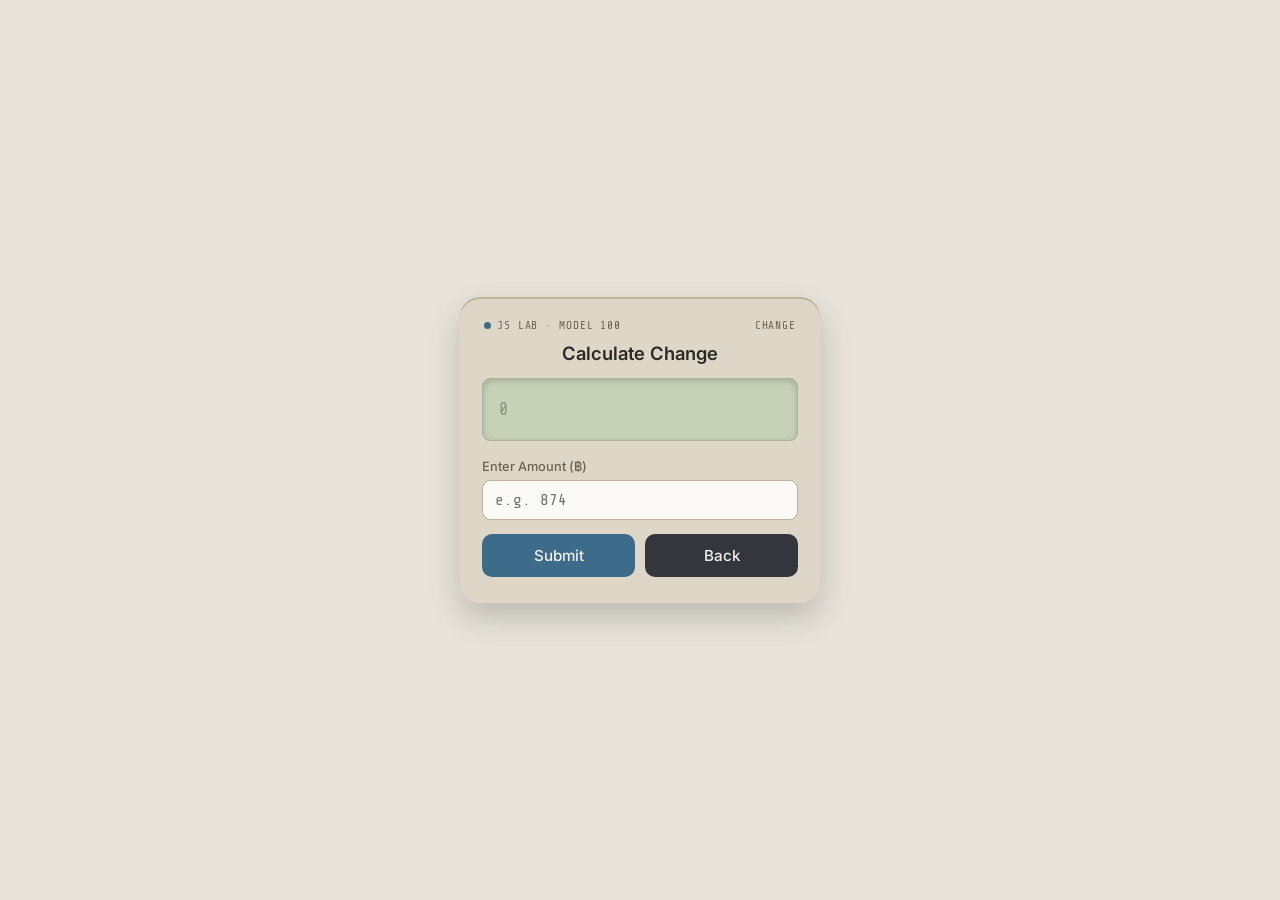
<file: Change.html>
<!DOCTYPE html>
<html lang="en">
<head>
    <meta charset="UTF-8">
    <meta name="viewport" content="width=device-width, initial-scale=1.0">
    <title>Calculate Change</title>
    <link rel="stylesheet" href="Change-style.css">

    <script>
        function calculateChange() {
            let rawAmount = document.getElementById("amount").value.trim();

            // Validation 1: Check for empty input
            if (rawAmount === "") {
                document.getElementById("result").innerHTML = "Please enter an amount.";
                return;
            }

            let amount = Number(rawAmount);

            // Validation 2: Ensure the amount is a valid positive whole number
            if (isNaN(amount) || amount <= 0 || !Number.isInteger(amount)) {
                document.getElementById("result").innerHTML = "Please enter a valid positive whole number.";
                return;
            }

            let resultText = "";

            // Array of objects representing the denominations (Thai Baht ฿ / Standard)
            const denominations = [
                { value: 1000, name: "฿1000 note" },
                { value: 500, name: "฿500 note" },
                { value: 100, name: "฿100 note" },
                { value: 50, name: "฿50 note" },
                { value: 20, name: "฿20 note" },
                { value: 10, name: "฿10 coin" },
                { value: 5, name: "฿5 coin" },
                { value: 2, name: "฿2 coin" },
                { value: 1, name: "฿1 coin" }
            ];

            // Loop through all denominations
            for (let denom of denominations) {
                let count = Math.floor(amount / denom.value);
                
                // Display non-zero denominations (matching slide example)
                if (count > 0) {
                    resultText += count + " of " + denom.name + "<br>";
                }
                
                amount = amount % denom.value;
            }

            // Output the final result to the LCD screen
            document.getElementById("result").innerHTML = resultText || "฿0";
        }

        // BOM Back function with fallback
        function goBack() {
            if (window.history.length > 1) {
                window.history.back();
            } else {
                window.location.href = "index.html";
            }
        }
    </script>
</head>

<body>

    <div class="calculator">
        <div class="brand"><span><span class="dot"></span>JS LAB · MODEL 100</span><span>CHANGE</span></div>

        <h2>Calculate Change</h2>

        <div class="screen" id="result"></div>

        <div class="field">
            <label for="amount">Enter Amount (฿)</label>
            <input type="number" id="amount" placeholder="e.g. 874" min="1" step="1" onkeyup="if(event.key==='Enter') calculateChange()">
        </div>

        <div class="keys">
            <button class="key key--accent" onclick="calculateChange()">Submit</button>
            <button class="key" onclick="goBack()">Back</button>
        </div>
    </div>

</body>
</html>
</file>
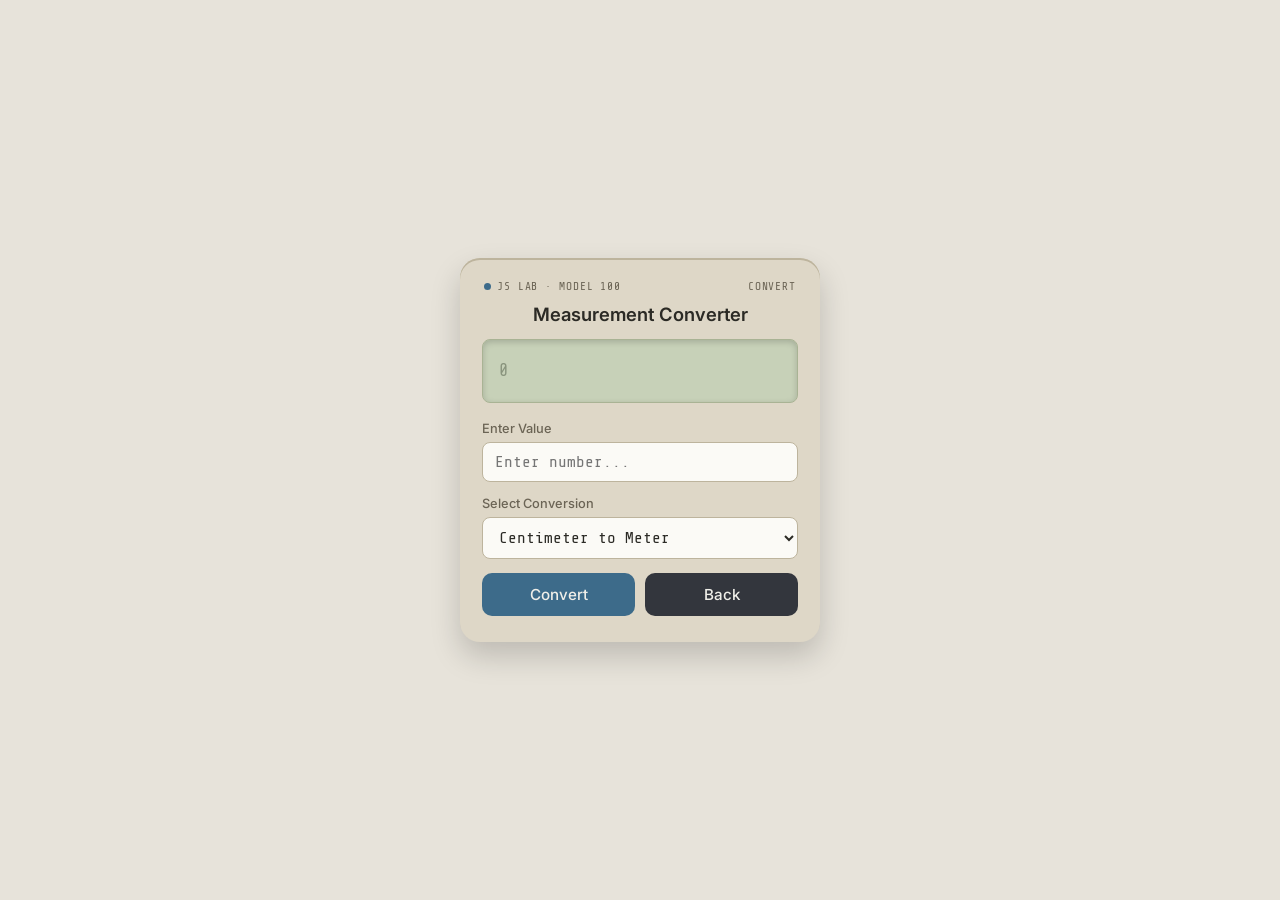
<file: Converter.html>
<!DOCTYPE html>
<html lang="en">
<head>
    <meta charset="UTF-8">
    <meta name="viewport" content="width=device-width, initial-scale=1.0">
    <title>Measurement Converter</title>
    <link rel="stylesheet" href="Change-style.css">
</head>
<body>

<div class="calculator">
    <div class="brand"><span><span class="dot"></span>JS LAB · MODEL 100</span><span>CONVERT</span></div>

    <h2>Measurement Converter</h2>

    <div class="screen" id="result"></div>

    <div class="field">
        <label for="value">Enter Value</label>
        <input type="number" id="value" placeholder="Enter number..." onkeyup="if(event.key==='Enter') convert()">
    </div>

    <div class="field">
        <label for="convert">Select Conversion</label>
        <select id="convert">
            <option value="cmToM">Centimeter to Meter</option>
            <option value="mToCm">Meter to Centimeter</option>
            <option value="kmToM">Kilometer to Meter</option>
            <option value="mToKm">Meter to Kilometer</option>
            <option value="cToF">Celsius to Fahrenheit</option>
            <option value="fToC">Fahrenheit to Celsius</option>
        </select>
    </div>

    <div class="keys">
        <button class="key key--accent" onclick="convert()">Convert</button>
        <button class="key" onclick="goBack()">Back</button>
    </div>
</div>

<script>
function convert() {
    let rawValue = document.getElementById("value").value.trim();

    // Validation: Check for empty input
    if (rawValue === "") {
        document.getElementById("result").innerHTML = "Please enter a value.";
        return;
    }

    let value = parseFloat(rawValue);

    // Validation: Check for valid number
    if (isNaN(value)) {
        document.getElementById("result").innerHTML = "Please enter a valid number.";
        return;
    }

    let choice = document.getElementById("convert").value;

    // Validation: Check non-negative for length measurements
    if (choice !== "cToF" && choice !== "fToC" && value < 0) {
        document.getElementById("result").innerHTML = "Length cannot be negative.";
        return;
    }

    let answer;

    switch(choice) {
        case "cmToM":
            answer = (value / 100) + " Meter";
            break;

        case "mToCm":
            answer = (value * 100) + " Centimeter";
            break;

        case "kmToM":
            answer = (value * 1000) + " Meter";
            break;

        case "mToKm":
            answer = (value / 1000) + " Kilometer";
            break;

        case "cToF":
            answer = ((value * 9/5) + 32).toFixed(2) + " °F";
            break;

        case "fToC":
            answer = ((value - 32) * 5/9).toFixed(2) + " °C";
            break;

        default:
            answer = "Invalid Selection";
    }

    document.getElementById("result").innerHTML = "Result: " + answer;
}

// BOM Back function with fallback to index.html
function goBack() {
    if (window.history.length > 1) {
        window.history.back();
    } else {
        window.location.href = "index.html";
    }
}
</script>

</body>
</html>
</file>
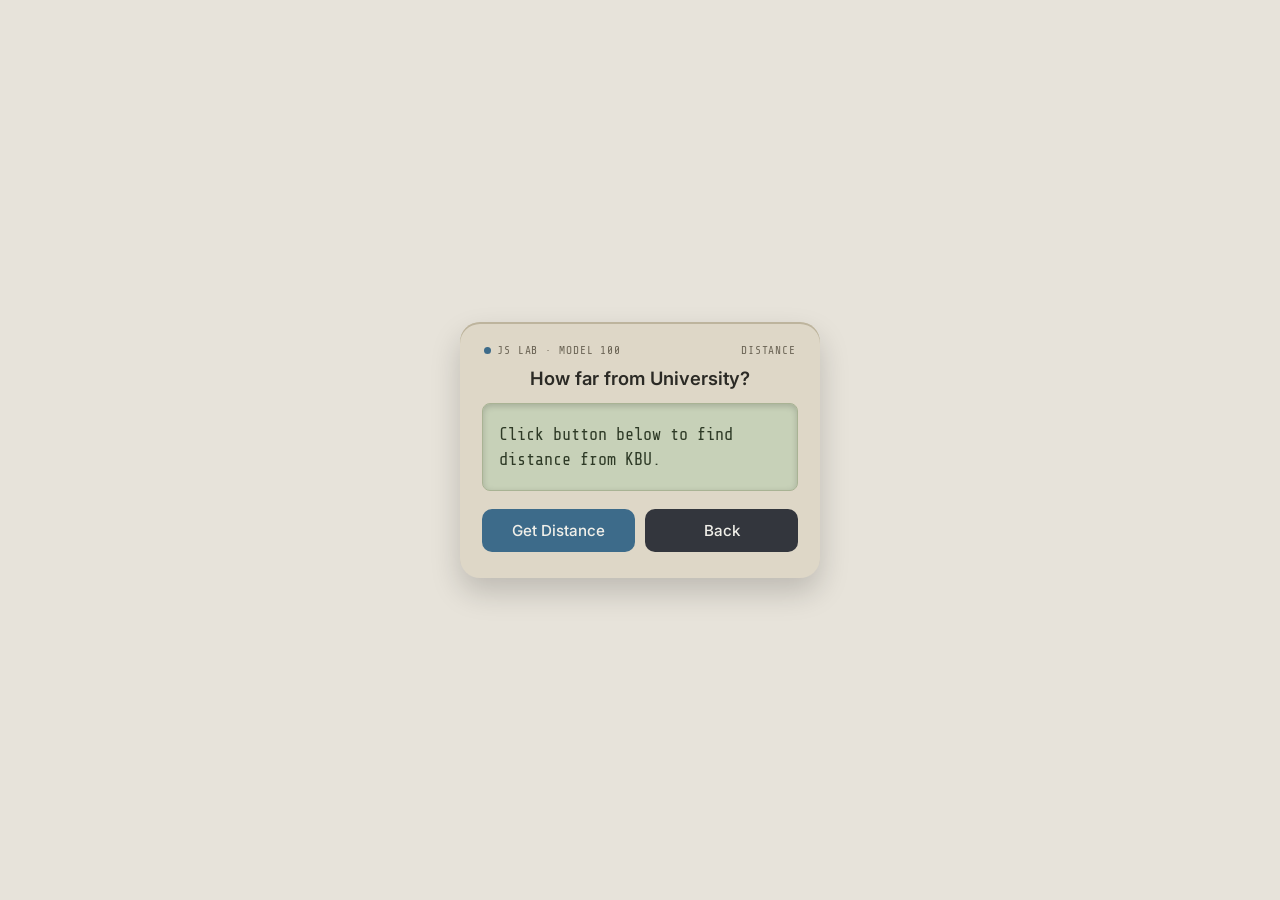
<file: distance.html>
<!DOCTYPE html>
<html lang="en">
<head>
    <meta charset="UTF-8">
    <meta name="viewport" content="width=device-width, initial-scale=1.0">
    <title>Distance from University</title>
    <link rel="stylesheet" href="Change-style.css">

    <script>
        // Coordinates for Kasem Bundit University (Pattanakarn Campus)
        const uniLat = 13.7384;
        const uniLon = 100.6279;

        function calculateDistance() {
            let output = document.getElementById("result");
            output.innerHTML = "Locating your position...";

            // 1. Check if the Geolocation API is supported by the browser
            if (navigator.geolocation) {
                
                // 2. Get the browser's current coordinates
                navigator.geolocation.getCurrentPosition(function(position) {
                    
                    let userLat = position.coords.latitude;
                    let userLon = position.coords.longitude;

                    // 3. Calculate differences for X and Y
                    let x = userLat - uniLat;
                    let y = userLon - uniLon;

                    // 4. Apply Euclidean formula: Distance = sqrt(x^2 + y^2)
                    let distance = Math.sqrt(Math.pow(x, 2) + Math.pow(y, 2));

                    // 5. Output the results to the LCD screen
                    output.innerHTML = 
                        "<strong>KBU Coords:</strong> " + uniLat.toFixed(4) + ", " + uniLon.toFixed(4) + "<br>" +
                        "<strong>Your Coords:</strong> " + userLat.toFixed(4) + ", " + userLon.toFixed(4) + "<br>" +
                        "<strong>Distance: " + distance.toFixed(4) + " units</strong>";

                }, function(error) {
                    // Error handling if location permission is denied
                    output.innerHTML = "Location Error: " + error.message;
                });
            } else {
                output.innerHTML = "Geolocation is not supported by this browser.";
            }
        }

        // BOM History function for the Back button with fallback
        function goBack() {
            if (window.history.length > 1) {
                window.history.back();
            } else {
                window.location.href = "index.html";
            }
        }
    </script>
</head>
<body>

    <div class="calculator">
        <div class="brand"><span><span class="dot"></span>JS LAB · MODEL 100</span><span>DISTANCE</span></div>

        <h2>How far from University?</h2>

        <div class="screen" id="result">Click button below to find distance from KBU.</div>

        <div class="keys">
            <button class="key key--accent" onclick="calculateDistance()">Get Distance</button>
            <button class="key" onclick="goBack()">Back</button>
        </div>
    </div>

</body>
</html>
</file>
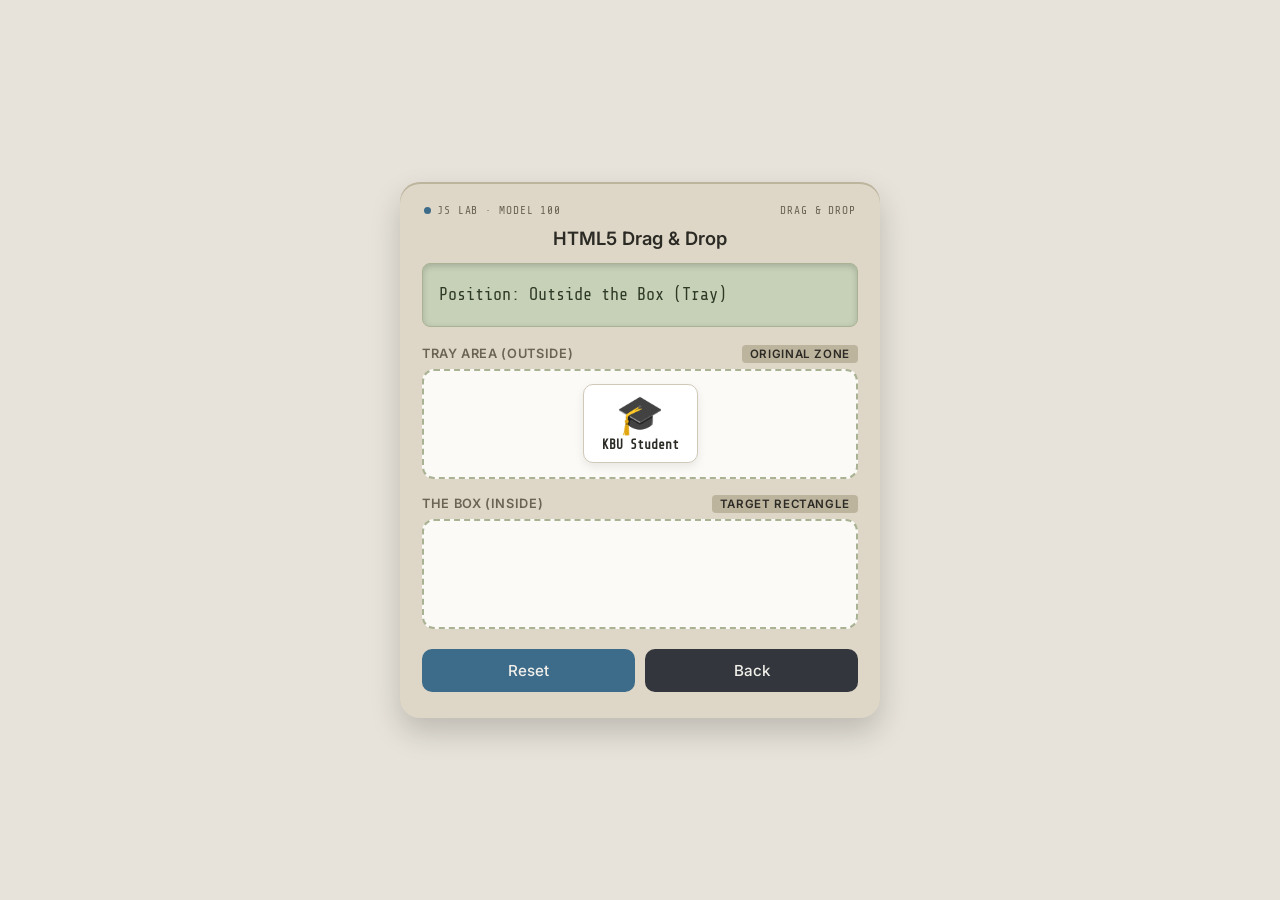
<file: drag.html>
<!DOCTYPE html>
<html lang="en">
<head>
    <meta charset="UTF-8">
    <meta name="viewport" content="width=device-width, initial-scale=1.0">
    <title>Drag & Drop Assignment - DTI 224</title>
    <link rel="stylesheet" href="Change-style.css">
    <style>
        .calculator {
            max-width: 480px;
        }

        .dropzone-container {
            display: flex;
            flex-direction: column;
            gap: 16px;
            margin-bottom: 20px;
        }

        .dropzone-label {
            display: flex;
            justify-content: space-between;
            align-items: center;
            font-size: 0.8rem;
            font-weight: 600;
            margin-bottom: 6px;
            color: var(--label);
            text-transform: uppercase;
            letter-spacing: 0.05em;
        }

        .dropzone-tag {
            font-size: 0.72rem;
            padding: 2px 8px;
            border-radius: 4px;
            background: #bdb49d;
            color: #2b2a25;
        }

        .dropzone {
            min-height: 110px;
            border: 2px dashed #a9b394;
            border-radius: 12px;
            background: #fbfaf6;
            display: flex;
            align-items: center;
            justify-content: center;
            padding: 12px;
            transition: all 0.2s ease;
            position: relative;
        }

        .dropzone.drag-over {
            border-color: var(--accent);
            background: #eef4f8;
            transform: scale(1.01);
            box-shadow: 0 0 0 3px rgba(61, 107, 138, 0.2);
        }

        .dropzone:empty::before {
            content: "Drop picture here";
            font-family: 'Share Tech Mono', monospace;
            font-size: 0.85rem;
            color: #9c9688;
            pointer-events: none;
        }

        .draggable-item {
            cursor: grab;
            user-select: none;
            display: inline-flex;
            flex-direction: column;
            align-items: center;
            justify-content: center;
            padding: 10px 18px;
            background: #ffffff;
            border: 1.5px solid #d0c9b8;
            border-radius: 10px;
            box-shadow: 0 4px 10px rgba(0, 0, 0, 0.08);
            transition: transform 0.15s ease, box-shadow 0.15s ease;
        }

        .draggable-item:active {
            cursor: grabbing;
            transform: scale(1.05);
            box-shadow: 0 8px 18px rgba(0, 0, 0, 0.15);
        }

        .item-icon {
            font-size: 2.4rem;
            line-height: 1;
            margin-bottom: 4px;
        }

        .item-text {
            font-family: 'Share Tech Mono', monospace;
            font-size: 0.8rem;
            font-weight: 600;
            color: #2b2a25;
        }
    </style>
</head>
<body>

<div class="calculator">
    <div class="brand">
        <span><span class="dot"></span>JS LAB · MODEL 100</span>
        <span>DRAG &amp; DROP</span>
    </div>

    <h1>HTML5 Drag &amp; Drop</h1>

    <!-- LCD Status Screen -->
    <div class="screen" id="result">
        Position: Outside the Box (Tray)
    </div>

    <div class="dropzone-container">
        <!-- Zone 1: Outside the box -->
        <div>
            <div class="dropzone-label">
                <span>Tray Area (Outside)</span>
                <span class="dropzone-tag">Original Zone</span>
            </div>
            <div 
                id="box-outside" 
                class="dropzone" 
                ondrop="drop(event)" 
                ondragover="allowDrop(event)"
                ondragenter="highlight(event)" 
                ondragleave="unhighlight(event)"
            >
                <div 
                    id="dragItem" 
                    class="draggable-item" 
                    draggable="true" 
                    ondragstart="drag(event)"
                    ondragend="dragEnd(event)"
                    title="Click and drag me!"
                >
                    <span class="item-icon">🎓</span>
                    <span class="item-text">KBU Student</span>
                </div>
            </div>
        </div>

        <!-- Zone 2: Inside the box -->
        <div>
            <div class="dropzone-label">
                <span>The Box (Inside)</span>
                <span class="dropzone-tag">Target Rectangle</span>
            </div>
            <div 
                id="box-inside" 
                class="dropzone" 
                ondrop="drop(event)" 
                ondragover="allowDrop(event)"
                ondragenter="highlight(event)" 
                ondragleave="unhighlight(event)"
            >
                <!-- Image can be dragged into and out of this box -->
            </div>
        </div>
    </div>

    <div class="keys">
        <button type="button" class="key key--accent" onclick="resetPosition()">Reset</button>
        <button type="button" class="key" onclick="goBack()">Back</button>
    </div>
</div>

<script>
    // 1. Allow dropping by preventing the default browser behavior
    function allowDrop(ev) {
        ev.preventDefault();
    }

    // 2. Set the data to be transferred when dragging starts
    function drag(ev) {
        ev.dataTransfer.setData("text/plain", ev.currentTarget.id);
        ev.dataTransfer.effectAllowed = "move";
        ev.currentTarget.style.opacity = "0.4";
    }

    // Reset opacity when drag ends
    function dragEnd(ev) {
        ev.currentTarget.style.opacity = "1";
    }

    // 3. Handle drop event to move picture in or out of the box
    function drop(ev) {
        ev.preventDefault();
        unhighlight(ev);

        const id = ev.dataTransfer.getData("text/plain");
        const draggedElement = document.getElementById(id);

        // Find the nearest dropzone container (handles child element drop targets)
        const dropzone = ev.target.closest(".dropzone");

        if (dropzone && draggedElement) {
            dropzone.appendChild(draggedElement);
            updateStatus(dropzone.id);
        }
    }

    // Visual feedback when hovering over a drop target
    function highlight(ev) {
        const dropzone = ev.target.closest(".dropzone");
        if (dropzone) {
            dropzone.classList.add("drag-over");
        }
    }

    function unhighlight(ev) {
        const dropzone = ev.target.closest(".dropzone");
        if (dropzone) {
            dropzone.classList.remove("drag-over");
        }
    }

    // 4. Update the LCD status display
    function updateStatus(zoneId) {
        const statusElem = document.getElementById("result");
        if (zoneId === "box-inside") {
            statusElem.innerHTML = "Status: <strong>Inside the Box</strong><br><small style='opacity:0.7'>You can now drag it back out!</small>";
        } else {
            statusElem.innerHTML = "Status: <strong>Outside the Box (Tray)</strong><br><small style='opacity:0.7'>Drag it into the target rectangle.</small>";
        }
    }

    // Helper: Reset picture back to Tray
    function resetPosition() {
        const outsideBox = document.getElementById("box-outside");
        const item = document.getElementById("dragItem");
        outsideBox.appendChild(item);
        updateStatus("box-outside");
    }

    // BOM Back function with fallback to index.html
    function goBack() {
        if (window.history.length > 1) {
            window.history.back();
        } else {
            window.location.href = "index.html";
        }
    }
</script>

</body>
</html>
</file>
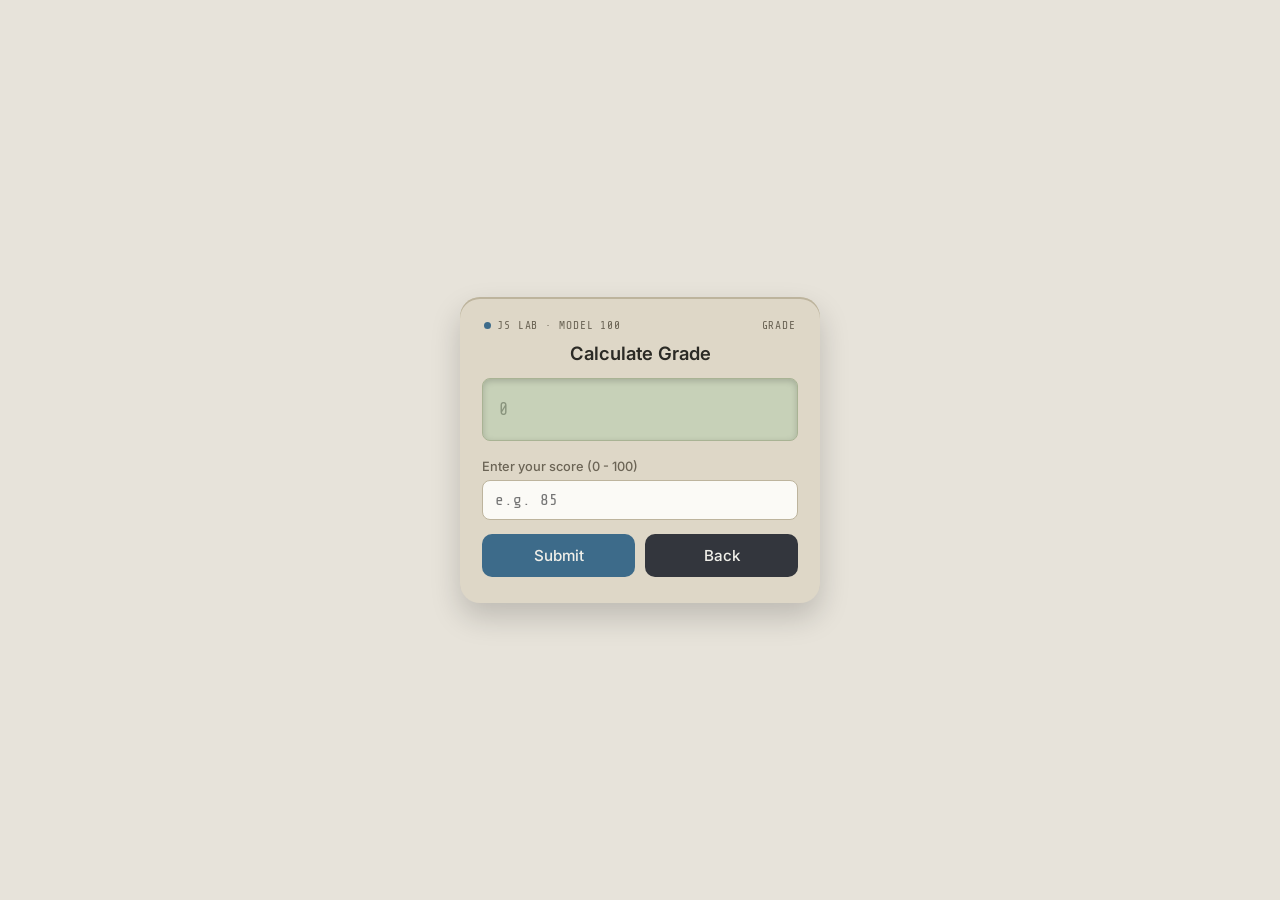
<file: Grading.html>
<!DOCTYPE html>
<html lang="en">
<head>
    <meta charset="UTF-8">
    <meta name="viewport" content="width=device-width, initial-scale=1.0">
    <title>Calculate Grade</title>
    <link rel="stylesheet" href="Change-style.css">

    <script>
        function calculateGrade() {
            let rawScore = document.getElementById("score").value.trim();

            // Validation 1: Check for empty input
            if (rawScore === "") {
                document.getElementById("result").innerHTML = "Please enter your score.";
                return;
            }

            let score = Number(rawScore);

            // Validation 2: Check for valid number
            if (isNaN(score)) {
                document.getElementById("result").innerHTML = "Please enter a valid numeric score.";
                return;
            }

            let grade = "";

            // Validation 3: Check for out-of-bounds scores
            if (score < 0 || score > 100) {
                grade = "Invalid Score";
            } 
            else if (score >= 80) {
                grade = "A";
            } 
            else if (score >= 70) {
                grade = "B";
            } 
            else if (score >= 60) {
                grade = "C";
            } 
            else if (score >= 50) {
                grade = "D";
            } 
            else {
                grade = "F"; 
            }

            // Output the final result to the LCD screen
            if (grade === "Invalid Score") {
                document.getElementById("result").innerHTML = "Please enter a valid score between 0 and 100.";
            } else {
                document.getElementById("result").innerHTML = "You got Grade " + grade;
            }
        }

        // BOM Back function with fallback
        function goBack() {
            if (window.history.length > 1) {
                window.history.back();
            } else {
                window.location.href = "index.html";
            }
        }
    </script>
</head>

<body>

<div class="calculator">
    <div class="brand"><span><span class="dot"></span>JS LAB · MODEL 100</span><span>GRADE</span></div>

    <h1>Calculate Grade</h1>

    <div class="screen" id="result"></div>

    <div class="field">
        <label for="score">Enter your score (0 - 100)</label>
        <input type="number" id="score" placeholder="e.g. 85" onkeyup="if(event.key==='Enter') calculateGrade()">
    </div>

    <div class="keys">
        <button class="key key--accent" onclick="calculateGrade()">Submit</button>
        <button class="key" onclick="goBack()">Back</button>
    </div>
</div>

</body>
</html>
</file>
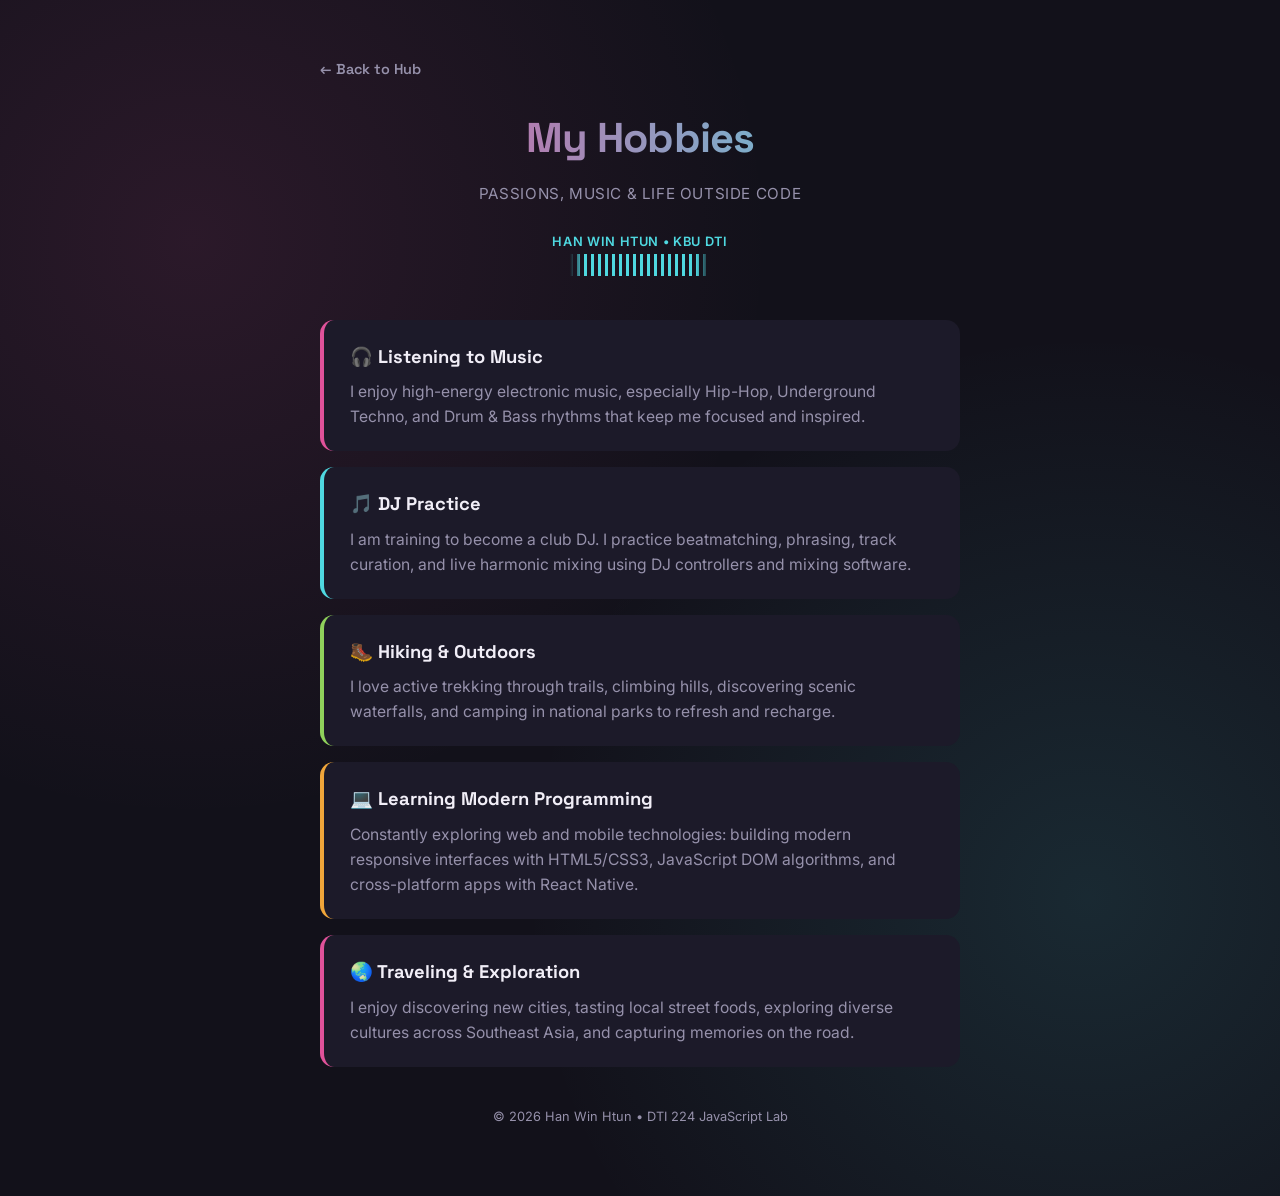
<file: hobby.html>
<!DOCTYPE html>
<html lang="en">
<head>
    <meta charset="UTF-8">
    <meta name="viewport" content="width=device-width, initial-scale=1.0">
    <title>My Hobbies - Han Win Htun</title>
    <link rel="stylesheet" href="hobbies-style.css">
    <style>
        .back-link {
            display: inline-flex;
            align-items: center;
            gap: 6px;
            margin-bottom: 24px;
            text-decoration: none;
            color: var(--muted);
            font-family: 'Space Grotesk', sans-serif;
            font-size: 0.9rem;
            font-weight: 600;
            transition: color 0.15s ease;
        }
        .back-link:hover {
            color: var(--cyan);
        }
        .student-tag {
            display: inline-block;
            margin-top: 6px;
            font-size: 0.8rem;
            font-weight: 600;
            color: var(--cyan);
            letter-spacing: 0.05em;
            text-transform: uppercase;
        }
    </style>
</head>
<body>

<div class="container">

    <a href="index.html" class="back-link">&larr; Back to Hub</a>

    <header>
        <h1>My Hobbies</h1>
        <p>Passions, Music &amp; Life Outside Code</p>
        <span class="student-tag">Han Win Htun &bull; KBU DTI</span>
    </header>

    <section>
        <h2>🎧 Listening to Music</h2>
        <p>I enjoy high-energy electronic music, especially Hip-Hop, Underground Techno, and Drum &amp; Bass rhythms that keep me focused and inspired.</p>
    </section>

    <section>
        <h2>🎵 DJ Practice</h2>
        <p>I am training to become a club DJ. I practice beatmatching, phrasing, track curation, and live harmonic mixing using DJ controllers and mixing software.</p>
    </section>

    <section>
        <h2>🥾 Hiking &amp; Outdoors</h2>
        <p>I love active trekking through trails, climbing hills, discovering scenic waterfalls, and camping in national parks to refresh and recharge.</p>
    </section>

    <section>
        <h2>💻 Learning Modern Programming</h2>
        <p>Constantly exploring web and mobile technologies: building modern responsive interfaces with HTML5/CSS3, JavaScript DOM algorithms, and cross-platform apps with React Native.</p>
    </section>

    <section>
        <h2>🌏 Traveling &amp; Exploration</h2>
        <p>I enjoy discovering new cities, tasting local street foods, exploring diverse cultures across Southeast Asia, and capturing memories on the road.</p>
    </section>

    <footer>
        <p>&copy; 2026 Han Win Htun &bull; DTI 224 JavaScript Lab</p>
    </footer>

</div>

</body>
</html>
</file>
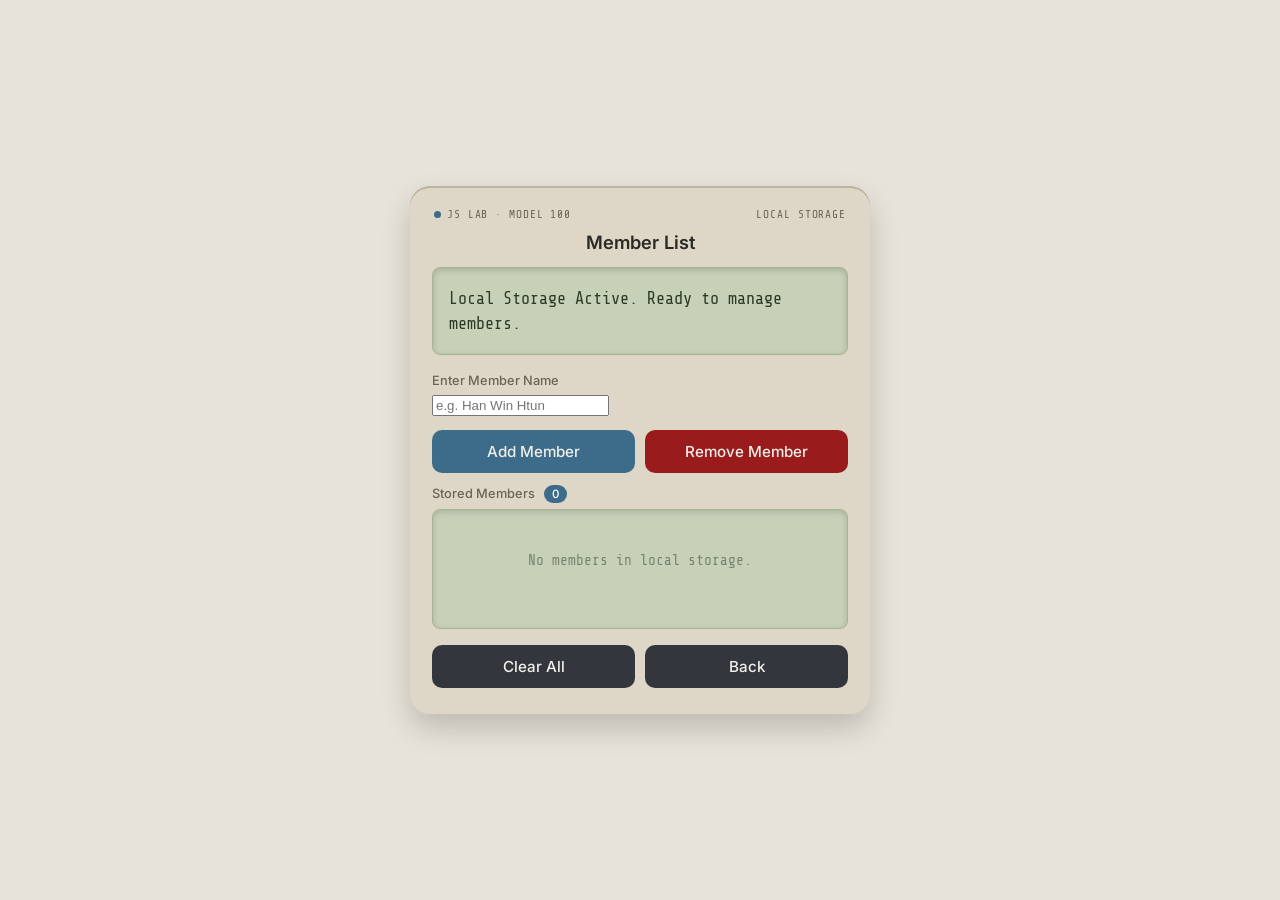
<file: member.html>
<!DOCTYPE html>
<html lang="en">
<head>
    <meta charset="UTF-8">
    <meta name="viewport" content="width=device-width, initial-scale=1.0">
    <title>Member List - Local Storage Lab</title>
    <link rel="stylesheet" href="Change-style.css">
    <style>
        .calculator {
            max-width: 460px;
        }

        .member-list-box {
            background: var(--screen-bg);
            border: 1px solid #a9b394;
            border-radius: 8px;
            padding: 12px;
            min-height: 120px;
            max-height: 240px;
            overflow-y: auto;
            box-shadow: inset 0 2px 6px rgba(0, 0, 0, 0.15);
            font-family: 'Share Tech Mono', monospace;
            color: var(--screen-ink);
        }

        .member-list-box:empty::before {
            content: "No members in local storage.";
            display: block;
            text-align: center;
            opacity: 0.5;
            padding: 30px 0;
            font-size: 0.9rem;
        }

        .member-item {
            display: flex;
            align-items: center;
            justify-content: space-between;
            padding: 8px 12px;
            background: rgba(255, 255, 255, 0.45);
            border-radius: 6px;
            margin-bottom: 6px;
            font-size: 0.95rem;
            transition: background 0.15s ease;
        }

        .member-item:hover {
            background: rgba(255, 255, 255, 0.8);
        }

        .member-name {
            display: flex;
            align-items: center;
            gap: 8px;
            word-break: break-all;
        }

        .btn-delete-item {
            background: #d9534f;
            color: white;
            border: none;
            border-radius: 4px;
            padding: 3px 8px;
            font-size: 0.75rem;
            font-family: 'Inter', sans-serif;
            font-weight: 600;
            cursor: pointer;
            transition: opacity 0.15s ease;
        }

        .btn-delete-item:hover {
            opacity: 0.85;
        }

        .action-row {
            display: grid;
            grid-template-columns: 1fr 1fr;
            gap: 10px;
            margin-bottom: 12px;
        }

        .count-badge {
            display: inline-block;
            background: var(--accent);
            color: white;
            padding: 2px 8px;
            border-radius: 99px;
            font-size: 0.72rem;
            font-family: 'Inter', sans-serif;
            margin-left: 6px;
        }
    </style>
</head>
<body>

<div class="calculator">
    <div class="brand">
        <span><span class="dot"></span>JS LAB · MODEL 100</span>
        <span>LOCAL STORAGE</span>
    </div>

    <h1>Member List</h1>

    <!-- LCD Status Screen -->
    <div class="screen" id="result">
        Local Storage Active. Ready to manage members.
    </div>

    <!-- Input for Member Name -->
    <div class="field">
        <label for="memberName">Enter Member Name</label>
        <input 
            type="text" 
            id="memberName" 
            placeholder="e.g. Han Win Htun" 
            onkeyup="if(event.key==='Enter') AddMember()"
            autocomplete="off"
        >
    </div>

    <!-- Add and Remove Buttons -->
    <div class="action-row">
        <button type="button" class="key key--accent" onclick="AddMember()">Add Member</button>
        <button type="button" class="key" style="background: #991b1b;" onclick="RemoveMember()">Remove Member</button>
    </div>

    <!-- List Display Container -->
    <div class="field">
        <label>
            Stored Members <span class="count-badge" id="memberCount">0</span>
        </label>
        <div id="memberListContainer" class="member-list-box"></div>
    </div>

    <!-- Secondary Controls -->
    <div class="keys" style="margin-top: 16px;">
        <button type="button" class="key" onclick="ClearAllMembers()">Clear All</button>
        <button type="button" class="key" onclick="goBack()">Back</button>
    </div>
</div>

<script>
    const STORAGE_KEY = "memberList";

    // 1. Function to Display the Member List from localStorage
    function DisplayMemberList() {
        const rawData = localStorage.getItem(STORAGE_KEY);
        const members = rawData ? JSON.parse(rawData) : [];
        const container = document.getElementById("memberListContainer");
        const countBadge = document.getElementById("memberCount");

        // Clear existing list elements
        container.innerHTML = "";
        countBadge.textContent = members.length;

        // Render each member in the list
        members.forEach((member, index) => {
            const item = document.createElement("div");
            item.className = "member-item";

            const nameSpan = document.createElement("span");
            nameSpan.className = "member-name";
            nameSpan.innerHTML = `<strong>${index + 1}.</strong> ${escapeHTML(member)}`;

            const removeBtn = document.createElement("button");
            removeBtn.className = "btn-delete-item";
            removeBtn.textContent = "✕";
            removeBtn.title = "Remove this member";
            removeBtn.onclick = function() {
                RemoveMemberByIndex(index);
            };

            item.appendChild(nameSpan);
            item.appendChild(removeBtn);
            container.appendChild(item);
        });
    }

    // 2. Function to Add Member to localStorage
    function AddMember() {
        const input = document.getElementById("memberName");
        const name = input.value.trim();
        const statusScreen = document.getElementById("result");

        // Validation: Empty name check
        if (name === "") {
            statusScreen.innerHTML = "Validation Error: Please enter a member name.";
            input.focus();
            return;
        }

        // Retrieve existing members from localStorage
        const rawData = localStorage.getItem(STORAGE_KEY);
        let members = rawData ? JSON.parse(rawData) : [];

        // Add new member to array
        members.push(name);

        // Save updated array back to localStorage
        localStorage.setItem(STORAGE_KEY, JSON.stringify(members));

        // Clear input field and notify user
        input.value = "";
        statusScreen.innerHTML = `Added member: <strong>${escapeHTML(name)}</strong><br>Saved to Local Storage.`;

        // Explicit Requirement: Call DisplayMemberList one more time!
        DisplayMemberList();
    }

    // 3. Function to Remove Member from localStorage (by input name or last member)
    function RemoveMember() {
        const input = document.getElementById("memberName");
        const name = input.value.trim();
        const statusScreen = document.getElementById("result");

        const rawData = localStorage.getItem(STORAGE_KEY);
        let members = rawData ? JSON.parse(rawData) : [];

        if (members.length === 0) {
            statusScreen.innerHTML = "Error: Local Storage is already empty.";
            return;
        }

        let removedName = "";

        if (name !== "") {
            // Remove by specified name in input
            const index = members.findIndex(m => m.toLowerCase() === name.toLowerCase());
            if (index !== -1) {
                removedName = members.splice(index, 1)[0];
                input.value = "";
            } else {
                statusScreen.innerHTML = `Error: Member <strong>${escapeHTML(name)}</strong> not found.`;
                return;
            }
        } else {
            // If input is empty, remove the most recent member
            removedName = members.pop();
        }

        // Save updated array back to localStorage
        localStorage.setItem(STORAGE_KEY, JSON.stringify(members));

        statusScreen.innerHTML = `Removed member: <strong>${escapeHTML(removedName)}</strong><br>Updated in Local Storage.`;

        // Explicit Requirement: Call DisplayMemberList one more time!
        DisplayMemberList();
    }

    // Remove specific member by index from list button
    function RemoveMemberByIndex(index) {
        const rawData = localStorage.getItem(STORAGE_KEY);
        let members = rawData ? JSON.parse(rawData) : [];

        if (index >= 0 && index < members.length) {
            const removed = members.splice(index, 1)[0];
            localStorage.setItem(STORAGE_KEY, JSON.stringify(members));
            document.getElementById("result").innerHTML = `Removed: <strong>${escapeHTML(removed)}</strong> from list.`;
            
            // Explicit Requirement: Call DisplayMemberList one more time!
            DisplayMemberList();
        }
    }

    // Optional: Clear all members
    function ClearAllMembers() {
        if (confirm("Clear all members from Local Storage?")) {
            localStorage.removeItem(STORAGE_KEY);
            document.getElementById("result").innerHTML = "All members cleared from Local Storage.";
            DisplayMemberList();
        }
    }

    // Helper: Prevent XSS
    function escapeHTML(str) {
        return str.replace(/[&<>'"]/g, 
            tag => ({
                '&': '&amp;',
                '<': '&lt;',
                '>': '&gt;',
                "'": '&#39;',
                '"': '&quot;'
            }[tag] || tag)
        );
    }

    // BOM Back function with fallback to index.html
    function goBack() {
        if (window.history.length > 1) {
            window.history.back();
        } else {
            window.location.href = "index.html";
        }
    }

    // Initial call when page loads
    window.onload = function() {
        DisplayMemberList();
    };
</script>

</body>
</html>
</file>
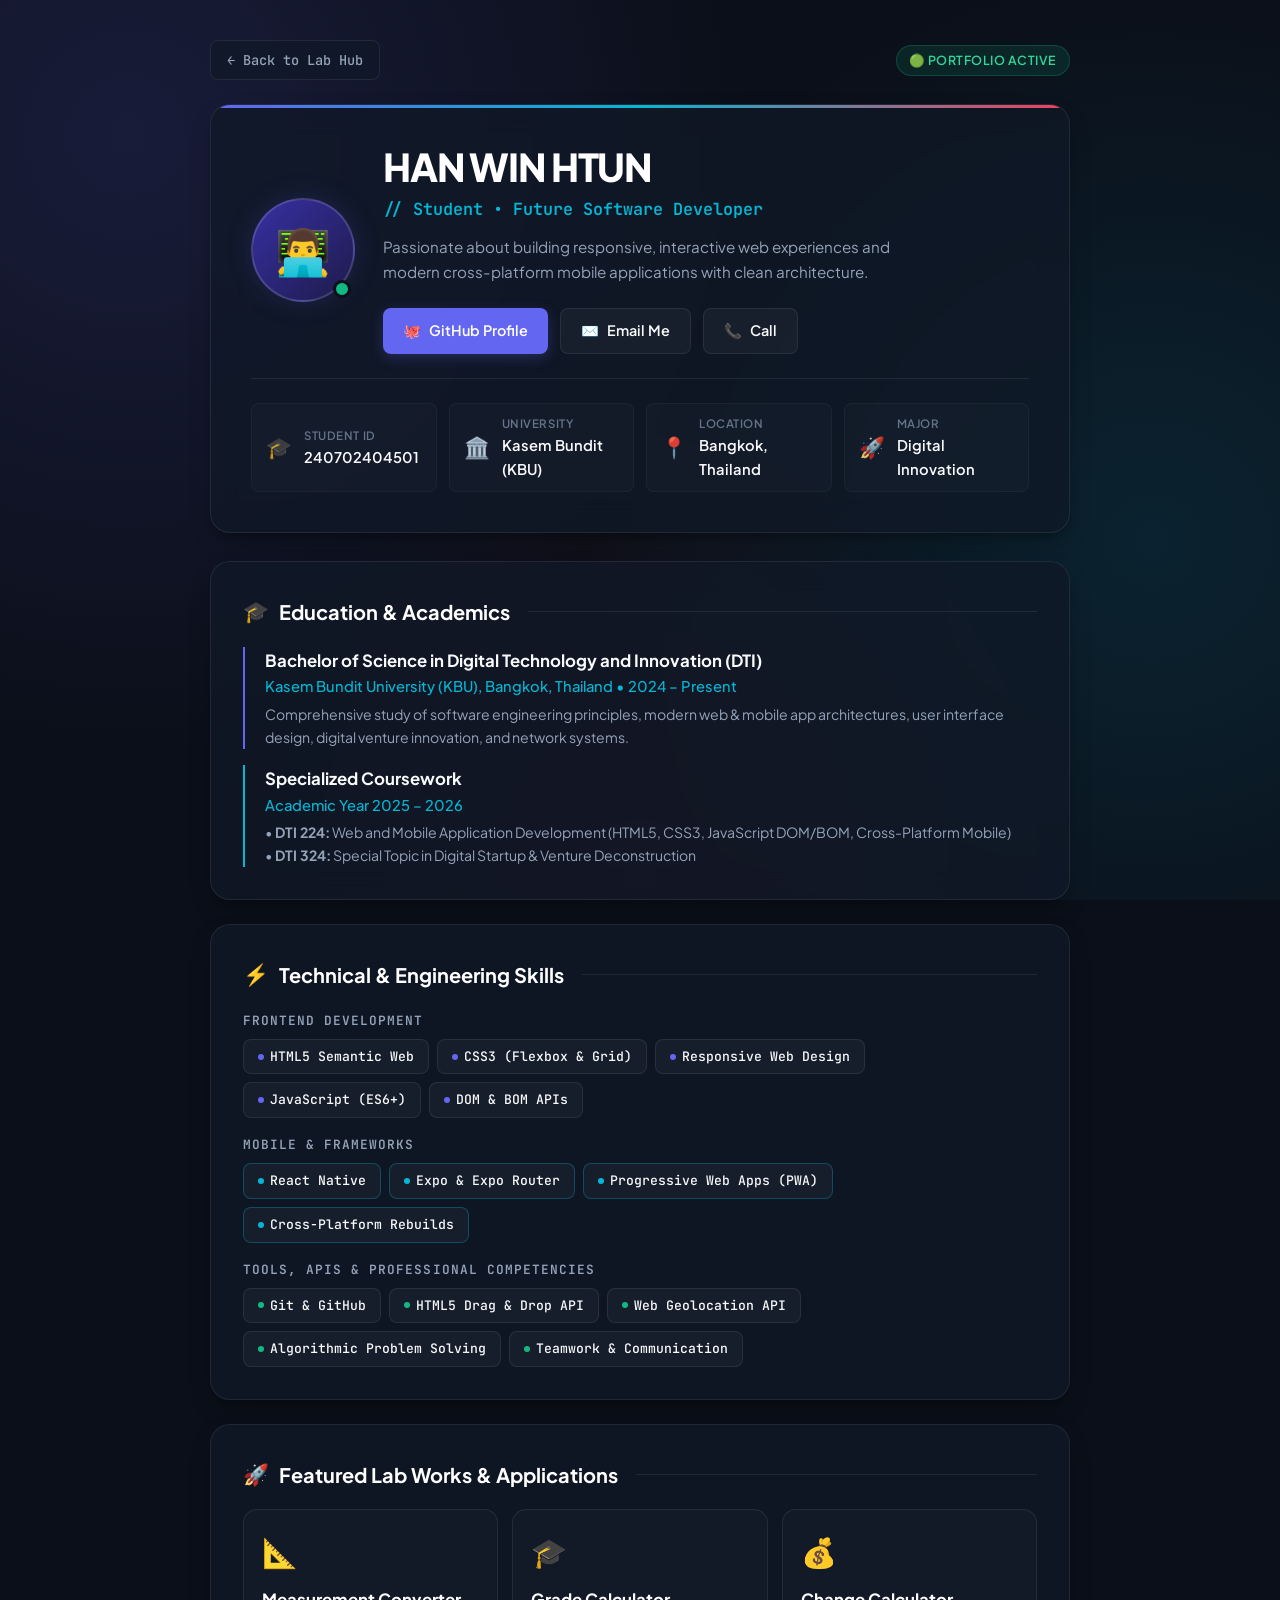
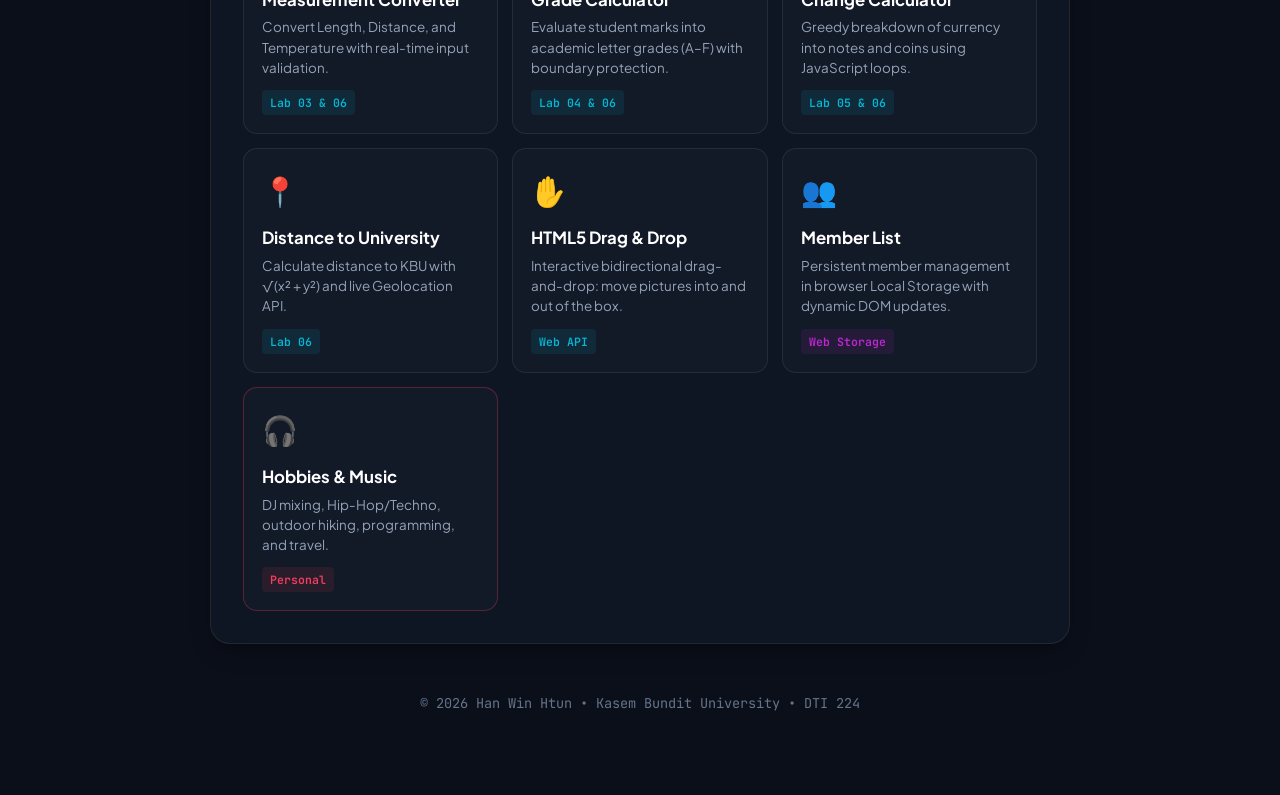
<file: resume.html>
<!DOCTYPE html>
<html lang="en">
<head>
    <meta charset="UTF-8">
    <meta name="viewport" content="width=device-width, initial-scale=1.0">
    <title>Han Win Htun - Developer Portfolio</title>
    <link rel="stylesheet" href="style.css">
</head>
<body>

<div class="portfolio-container">

    <!-- Top Navigation -->
    <nav class="nav-bar">
        <a href="index.html" class="back-btn">&larr; Back to Lab Hub</a>
        <span class="hero-badge">🟢 Portfolio Active</span>
    </nav>

    <!-- Hero Card -->
    <section class="hero-card">
        <div class="hero-header">
            <div class="avatar-wrapper">
                <div class="avatar">👨‍💻</div>
                <div class="status-indicator" title="Active Student"></div>
            </div>

            <div class="hero-details">
                <h1 class="hero-name">HAN WIN HTUN</h1>
                <div class="hero-role">// Student &bull; Future Software Developer</div>
                <p style="color: var(--text-muted); font-size: 0.95rem; max-width: 520px; line-height: 1.6;">
                    Passionate about building responsive, interactive web experiences and modern cross-platform mobile applications with clean architecture.
                </p>

                <!-- Action Buttons -->
                <div class="contact-actions">
                    <a href="https://github.com/RexX0Dora1005" target="_blank" rel="noopener noreferrer" class="btn-contact btn-primary">
                        <span>🐙</span> GitHub Profile
                    </a>
                    <a href="mailto:winhtunhan05@gmail.com" class="btn-contact btn-outline">
                        <span>✉️</span> Email Me
                    </a>
                    <a href="tel:+660825542304" class="btn-contact btn-outline">
                        <span>📞</span> Call
                    </a>
                </div>
            </div>
        </div>

        <!-- Quick Info Meta Grid -->
        <div class="info-grid">
            <div class="info-item">
                <span class="info-icon">🎓</span>
                <div>
                    <div class="info-label">Student ID</div>
                    <div class="info-val">240702404501</div>
                </div>
            </div>

            <div class="info-item">
                <span class="info-icon">🏛️</span>
                <div>
                    <div class="info-label">University</div>
                    <div class="info-val">Kasem Bundit (KBU)</div>
                </div>
            </div>

            <div class="info-item">
                <span class="info-icon">📍</span>
                <div>
                    <div class="info-label">Location</div>
                    <div class="info-val">Bangkok, Thailand</div>
                </div>
            </div>

            <div class="info-item">
                <span class="info-icon">🚀</span>
                <div>
                    <div class="info-label">Major</div>
                    <div class="info-val">Digital Innovation</div>
                </div>
            </div>
        </div>
    </section>

    <!-- Education Section -->
    <section class="section-card">
        <h2 class="section-title"><span>🎓</span> Education &amp; Academics</h2>
        <div class="edu-timeline">
            <div class="edu-item">
                <div class="edu-degree">Bachelor of Science in Digital Technology and Innovation (DTI)</div>
                <div class="edu-inst">Kasem Bundit University (KBU), Bangkok, Thailand &bull; 2024 &ndash; Present</div>
                <p class="edu-desc">
                    Comprehensive study of software engineering principles, modern web &amp; mobile app architectures, user interface design, digital venture innovation, and network systems.
                </p>
            </div>
            <div class="edu-item" style="border-left-color: var(--secondary);">
                <div class="edu-degree">Specialized Coursework</div>
                <div class="edu-inst">Academic Year 2025 &ndash; 2026</div>
                <p class="edu-desc">
                    &bull; <strong>DTI 224:</strong> Web and Mobile Application Development (HTML5, CSS3, JavaScript DOM/BOM, Cross-Platform Mobile)<br>
                    &bull; <strong>DTI 324:</strong> Special Topic in Digital Startup &amp; Venture Deconstruction
                </p>
            </div>
        </div>
    </section>

    <!-- Technical Skills Matrix -->
    <section class="section-card">
        <h2 class="section-title"><span>⚡</span> Technical &amp; Engineering Skills</h2>
        <div class="skills-container">
            <div>
                <div class="skill-category-label">Frontend Development</div>
                <div class="skills-wrapper">
                    <span class="skill-pill"><span class="skill-dot"></span>HTML5 Semantic Web</span>
                    <span class="skill-pill"><span class="skill-dot"></span>CSS3 (Flexbox &amp; Grid)</span>
                    <span class="skill-pill"><span class="skill-dot"></span>Responsive Web Design</span>
                    <span class="skill-pill"><span class="skill-dot"></span>JavaScript (ES6+)</span>
                    <span class="skill-pill"><span class="skill-dot"></span>DOM &amp; BOM APIs</span>
                </div>
            </div>

            <div>
                <div class="skill-category-label">Mobile &amp; Frameworks</div>
                <div class="skills-wrapper">
                    <span class="skill-pill" style="border-color: rgba(6, 182, 212, 0.3);"><span class="skill-dot" style="background: var(--secondary);"></span>React Native</span>
                    <span class="skill-pill" style="border-color: rgba(6, 182, 212, 0.3);"><span class="skill-dot" style="background: var(--secondary);"></span>Expo &amp; Expo Router</span>
                    <span class="skill-pill" style="border-color: rgba(6, 182, 212, 0.3);"><span class="skill-dot" style="background: var(--secondary);"></span>Progressive Web Apps (PWA)</span>
                    <span class="skill-pill" style="border-color: rgba(6, 182, 212, 0.3);"><span class="skill-dot" style="background: var(--secondary);"></span>Cross-Platform Rebuilds</span>
                </div>
            </div>

            <div>
                <div class="skill-category-label">Tools, APIs &amp; Professional Competencies</div>
                <div class="skills-wrapper">
                    <span class="skill-pill"><span class="skill-dot" style="background: var(--emerald);"></span>Git &amp; GitHub</span>
                    <span class="skill-pill"><span class="skill-dot" style="background: var(--emerald);"></span>HTML5 Drag &amp; Drop API</span>
                    <span class="skill-pill"><span class="skill-dot" style="background: var(--emerald);"></span>Web Geolocation API</span>
                    <span class="skill-pill"><span class="skill-dot" style="background: var(--emerald);"></span>Algorithmic Problem Solving</span>
                    <span class="skill-pill"><span class="skill-dot" style="background: var(--emerald);"></span>Teamwork &amp; Communication</span>
                </div>
            </div>
        </div>
    </section>

    <!-- Interactive Projects Showcase -->
    <section class="section-card">
        <h2 class="section-title"><span>🚀</span> Featured Lab Works &amp; Applications</h2>
        <div class="projects-grid">
            <a href="Converter.html" class="project-item">
                <div class="project-icon">📐</div>
                <div class="project-name">Measurement Converter</div>
                <div class="project-desc">Convert Length, Distance, and Temperature with real-time input validation.</div>
                <span class="project-tag">Lab 03 &amp; 06</span>
            </a>

            <a href="Grading.html" class="project-item">
                <div class="project-icon">🎓</div>
                <div class="project-name">Grade Calculator</div>
                <div class="project-desc">Evaluate student marks into academic letter grades (A&ndash;F) with boundary protection.</div>
                <span class="project-tag">Lab 04 &amp; 06</span>
            </a>

            <a href="Change.html" class="project-item">
                <div class="project-icon">💰</div>
                <div class="project-name">Change Calculator</div>
                <div class="project-desc">Greedy breakdown of currency into notes and coins using JavaScript loops.</div>
                <span class="project-tag">Lab 05 &amp; 06</span>
            </a>

            <a href="distance.html" class="project-item">
                <div class="project-icon">📍</div>
                <div class="project-name">Distance to University</div>
                <div class="project-desc">Calculate distance to KBU with &radic;(x&sup2; + y&sup2;) and live Geolocation API.</div>
                <span class="project-tag">Lab 06</span>
            </a>

            <a href="drag.html" class="project-item">
                <div class="project-icon">✋</div>
                <div class="project-name">HTML5 Drag &amp; Drop</div>
                <div class="project-desc">Interactive bidirectional drag-and-drop: move pictures into and out of the box.</div>
                <span class="project-tag">Web API</span>
            </a>

            <a href="member.html" class="project-item">
                <div class="project-icon">👥</div>
                <div class="project-name">Member List</div>
                <div class="project-desc">Persistent member management in browser Local Storage with dynamic DOM updates.</div>
                <span class="project-tag" style="color: #C026D3; background: rgba(192, 38, 211, 0.1);">Web Storage</span>
            </a>

            <a href="hobby.html" class="project-item" style="border-color: rgba(244, 63, 94, 0.3);">
                <div class="project-icon">🎧</div>
                <div class="project-name">Hobbies &amp; Music</div>
                <div class="project-desc">DJ mixing, Hip-Hop/Techno, outdoor hiking, programming, and travel.</div>
                <span class="project-tag" style="color: var(--accent); background: rgba(244, 63, 94, 0.1);">Personal</span>
            </a>
        </div>
    </section>

    <!-- Footer -->
    <footer>
        &copy; 2026 Han Win Htun &bull; Kasem Bundit University &bull; DTI 224
    </footer>

</div>

</body>
</html>
</file>
<file: Change-style.css>
/* ==========================================================================
   Calculator-tools stylesheet — retro LCD calculator look
   Shared by Change.html, Converter.html, Grading.html
   ========================================================================== */

@import url('https://fonts.googleapis.com/css2?family=Share+Tech+Mono&family=Inter:wght@400;500;600&display=swap');

:root {
    --room: #e7e3da;
    --case: #ded7c7;
    --case-edge: #bdb49d;
    --screen-bg: #c7d1b8;
    --screen-ink: #2e3a26;
    --key: #33363d;
    --key-text: #f0efe9;
    --accent: #3d6b8a;
    --accent-dark: #2c4f66;
    --label: #6b6455;
}

* {
    box-sizing: border-box;
}

body {
    margin: 0;
    min-height: 100vh;
    display: flex;
    align-items: center;
    justify-content: center;
    padding: 40px 16px;
    background: var(--room);
    font-family: 'Inter', sans-serif;
    color: var(--label);
}

.calculator {
    width: 100%;
    max-width: 360px;
    background: var(--case);
    border-radius: 20px;
    padding: 22px 22px 26px;
    box-shadow:
        0 2px 0 var(--case-edge) inset,
        0 14px 30px rgba(0, 0, 0, 0.18);
}

.brand {
    display: flex;
    justify-content: space-between;
    align-items: center;
    font-family: 'Share Tech Mono', monospace;
    font-size: 0.7rem;
    letter-spacing: 0.08em;
    color: var(--label);
    text-transform: uppercase;
    margin-bottom: 10px;
    padding: 0 2px;
}

.brand .dot {
    width: 7px;
    height: 7px;
    border-radius: 50%;
    background: var(--accent);
    display: inline-block;
    margin-right: 6px;
}

h2, h1 {
    font-family: 'Inter', sans-serif;
    font-size: 1.15rem;
    font-weight: 600;
    color: #2b2a25;
    margin: 0 0 14px 0;
    text-align: center;
}

.screen {
    background: var(--screen-bg);
    border: 1px solid #a9b394;
    border-radius: 8px;
    padding: 18px 16px;
    min-height: 56px;
    margin-bottom: 18px;
    font-family: 'Share Tech Mono', monospace;
    font-size: 1.05rem;
    line-height: 1.5;
    color: var(--screen-ink);
    box-shadow: inset 0 2px 6px rgba(0, 0, 0, 0.18);
    overflow-wrap: break-word;
}

.screen:empty::before {
    content: "0";
    opacity: 0.4;
}

.field {
    margin-bottom: 14px;
}

.field label {
    display: block;
    font-size: 0.8rem;
    font-weight: 500;
    margin-bottom: 6px;
    color: var(--label);
}

.field input[type="number"],
.field select {
    width: 100%;
    padding: 10px 12px;
    border-radius: 8px;
    border: 1px solid var(--case-edge);
    background: #fbfaf6;
    font-family: 'Share Tech Mono', monospace;
    font-size: 1rem;
    color: #2b2a25;
}

.field input[type="number"]:focus,
.field select:focus {
    outline: 2px solid var(--accent);
    outline-offset: 1px;
}

.keys {
    display: flex;
    gap: 10px;
}

.key {
    flex: 1;
    padding: 12px 10px;
    border: none;
    border-radius: 10px;
    background: var(--key);
    color: var(--key-text);
    font-family: 'Inter', sans-serif;
    font-size: 0.95rem;
    font-weight: 500;
    cursor: pointer;
    transition: transform 0.08s ease, background 0.15s ease;
}

.key:hover {
    background: #45484f;
}

.key:active {
    transform: scale(0.96);
}

.key--accent {
    background: var(--accent);
}

.key--accent:hover {
    background: var(--accent-dark);
}

@media (max-width: 420px) {
    .calculator {
        padding: 18px 16px 22px;
    }
}
</file>
<file: hobbies-style.css>
/* ==========================================================================
   Hobbies page stylesheet — flyer/mixtape inspired
   ========================================================================== */

@import url('https://fonts.googleapis.com/css2?family=Space+Grotesk:wght@500;700&family=Inter:wght@400;500&display=swap');

:root {
    --bg: #12111a;
    --card: #1c1a29;
    --ink: #f1eef7;
    --muted: #9691ab;
    --cyan: #4fd8e0;
    --magenta: #e0529a;
    --green: #8fd15b;
    --orange: #f0a63a;
}

* {
    box-sizing: border-box;
}

body {
    margin: 0;
    padding: 56px 20px;
    background: var(--bg);
    background-image:
        radial-gradient(circle at 15% 20%, rgba(224, 82, 154, 0.12), transparent 40%),
        radial-gradient(circle at 85% 75%, rgba(79, 216, 224, 0.12), transparent 40%);
    color: var(--ink);
    font-family: 'Inter', sans-serif;
    line-height: 1.6;
}

.container {
    max-width: 640px;
    margin: 0 auto;
}

header {
    text-align: center;
    margin-bottom: 44px;
}

header h1 {
    font-family: 'Space Grotesk', sans-serif;
    font-weight: 700;
    font-size: 2.6rem;
    letter-spacing: -0.02em;
    margin: 0 0 10px 0;
    background: linear-gradient(90deg, var(--magenta), var(--cyan));
    -webkit-background-clip: text;
    background-clip: text;
    color: transparent;
}

header p {
    margin: 0 0 20px 0;
    color: var(--muted);
    font-size: 0.95rem;
    letter-spacing: 0.04em;
    text-transform: uppercase;
}

/* signature element: a little animated waveform, nodding to the DJ hobby */
header::after {
    content: "";
    display: block;
    width: 140px;
    height: 22px;
    margin: 0 auto;
    background-image: repeating-linear-gradient(
        90deg,
        var(--cyan) 0px, var(--cyan) 3px,
        transparent 3px, transparent 7px
    );
    -webkit-mask-image: linear-gradient(90deg, transparent, black 10%, black 90%, transparent);
    mask-image: linear-gradient(90deg, transparent, black 10%, black 90%, transparent);
    animation: bounce 1.4s ease-in-out infinite;
}

@keyframes bounce {
    0%, 100% { opacity: 0.5; transform: scaleY(0.6); }
    50% { opacity: 1; transform: scaleY(1); }
}

section {
    background: var(--card);
    border-radius: 14px;
    padding: 22px 26px;
    margin-bottom: 16px;
    border-left: 4px solid var(--muted);
    transform: rotate(0deg);
    transition: transform 0.15s ease;
}

section:nth-of-type(1) { border-left-color: var(--magenta); }
section:nth-of-type(2) { border-left-color: var(--cyan); }
section:nth-of-type(3) { border-left-color: var(--green); }
section:nth-of-type(4) { border-left-color: var(--orange); }
section:nth-of-type(5) { border-left-color: var(--magenta); }

section:hover {
    transform: translateX(4px);
}

section h2 {
    font-family: 'Space Grotesk', sans-serif;
    font-size: 1.15rem;
    font-weight: 700;
    margin: 0 0 8px 0;
}

section p {
    margin: 0;
    color: var(--muted);
    font-size: 0.98rem;
}

footer {
    text-align: center;
    margin-top: 40px;
    font-size: 0.8rem;
    color: var(--muted);
}

@media (max-width: 600px) {
    header h1 {
        font-size: 2rem;
    }
    section {
        padding: 18px 20px;
    }
}
</file>
<file: style.css>
/* ==========================================================================
   Modern Developer Portfolio & Resume Stylesheet
   Created for Han Win Htun • Kasem Bundit University (KBU)
   ========================================================================== */

@import url('https://fonts.googleapis.com/css2?family=Plus+Jakarta+Sans:wght@400;500;600;700;800&family=JetBrains+Mono:wght@400;500;600&display=swap');

:root {
  --bg: #0B0F19;
  --bg-surface: #111827;
  --card-bg: rgba(17, 24, 39, 0.75);
  --card-hover: rgba(30, 41, 59, 0.85);
  --border: rgba(255, 255, 255, 0.08);
  --border-hover: rgba(99, 102, 241, 0.4);
  
  --primary: #6366F1;
  --primary-hover: #4F46E5;
  --primary-glow: rgba(99, 102, 241, 0.25);
  
  --secondary: #06B6D4;
  --accent: #F43F5E;
  --emerald: #10B981;
  --emerald-bg: rgba(16, 185, 129, 0.12);
  
  --text-main: #F8FAFC;
  --text-muted: #94A3B8;
  --text-sub: #64748B;
  
  --radius-sm: 8px;
  --radius-md: 14px;
  --radius-lg: 20px;
  --radius-full: 9999px;
  
  --shadow: 0 10px 25px -5px rgba(0, 0, 0, 0.3), 0 8px 10px -6px rgba(0, 0, 0, 0.2);
  --shadow-glow: 0 0 30px -5px rgba(99, 102, 241, 0.25);
}

* {
  box-sizing: border-box;
  margin: 0;
  padding: 0;
}

body {
  background-color: var(--bg);
  background-image: 
    radial-gradient(circle at 10% 15%, rgba(99, 102, 241, 0.15), transparent 45%),
    radial-gradient(circle at 90% 60%, rgba(6, 182, 212, 0.12), transparent 45%),
    radial-gradient(circle at 50% 95%, rgba(244, 63, 94, 0.08), transparent 40%);
  background-attachment: fixed;
  color: var(--text-main);
  font-family: 'Plus Jakarta Sans', -apple-system, BlinkMacSystemFont, sans-serif;
  line-height: 1.65;
  min-height: 100vh;
  padding: 40px 20px 80px;
}

.portfolio-container {
  max-width: 860px;
  margin: 0 auto;
}

/* Back Navigation Link */
.nav-bar {
  display: flex;
  justify-content: space-between;
  align-items: center;
  margin-bottom: 24px;
}

.back-btn {
  display: inline-flex;
  align-items: center;
  gap: 8px;
  color: var(--text-muted);
  text-decoration: none;
  font-family: 'JetBrains Mono', monospace;
  font-size: 0.85rem;
  font-weight: 500;
  padding: 8px 16px;
  background: var(--card-bg);
  border: 1px solid var(--border);
  border-radius: var(--radius-sm);
  backdrop-filter: blur(12px);
  transition: all 0.2s ease;
}

.back-btn:hover {
  color: var(--text-main);
  border-color: var(--primary);
  background: var(--card-hover);
  transform: translateX(-2px);
}

/* Hero Profile Section */
.hero-card {
  background: var(--card-bg);
  backdrop-filter: blur(16px);
  border: 1px solid var(--border);
  border-radius: var(--radius-lg);
  padding: 40px;
  box-shadow: var(--shadow);
  margin-bottom: 28px;
  position: relative;
  overflow: hidden;
}

.hero-card::before {
  content: "";
  position: absolute;
  top: 0;
  left: 0;
  right: 0;
  height: 3px;
  background: linear-gradient(90deg, var(--primary), var(--secondary), var(--accent));
}

.hero-header {
  display: flex;
  align-items: center;
  gap: 28px;
  flex-wrap: wrap;
}

.avatar-wrapper {
  position: relative;
}

.avatar {
  width: 104px;
  height: 104px;
  border-radius: var(--radius-full);
  background: linear-gradient(135deg, #3730A3, #1E1B4B);
  border: 2px solid rgba(255, 255, 255, 0.15);
  display: flex;
  align-items: center;
  justify-content: center;
  font-size: 2.8rem;
  box-shadow: var(--shadow-glow);
}

.status-indicator {
  position: absolute;
  bottom: 4px;
  right: 4px;
  width: 18px;
  height: 18px;
  border-radius: 50%;
  background: var(--emerald);
  border: 3px solid var(--bg);
}

.hero-details {
  flex: 1;
  min-width: 260px;
}

.hero-name {
  font-size: 2.4rem;
  font-weight: 800;
  letter-spacing: -0.03em;
  color: #FFFFFF;
  margin-bottom: 6px;
  line-height: 1.15;
}

.hero-role {
  font-size: 1.05rem;
  color: var(--secondary);
  font-weight: 600;
  font-family: 'JetBrains Mono', monospace;
  margin-bottom: 12px;
}

.hero-badge {
  display: inline-flex;
  align-items: center;
  gap: 6px;
  padding: 4px 12px;
  border-radius: var(--radius-full);
  font-size: 0.78rem;
  font-weight: 600;
  background: var(--emerald-bg);
  color: #34D399;
  border: 1px solid rgba(16, 185, 129, 0.25);
  text-transform: uppercase;
  letter-spacing: 0.04em;
}

/* Quick Information Grid */
.info-grid {
  display: grid;
  grid-template-columns: repeat(auto-fit, minmax(180px, 1fr));
  gap: 12px;
  margin-top: 24px;
  padding-top: 24px;
  border-top: 1px solid var(--border);
}

.info-item {
  display: flex;
  align-items: center;
  gap: 12px;
  background: rgba(255, 255, 255, 0.02);
  padding: 10px 14px;
  border-radius: var(--radius-sm);
  border: 1px solid rgba(255, 255, 255, 0.04);
}

.info-icon {
  font-size: 1.3rem;
  opacity: 0.9;
}

.info-label {
  font-size: 0.72rem;
  text-transform: uppercase;
  color: var(--text-sub);
  letter-spacing: 0.05em;
  font-weight: 600;
}

.info-val {
  font-size: 0.92rem;
  font-weight: 600;
  color: var(--text-main);
}

/* Action Buttons */
.contact-actions {
  display: flex;
  gap: 12px;
  flex-wrap: wrap;
  margin-top: 24px;
}

.btn-contact {
  display: inline-flex;
  align-items: center;
  gap: 8px;
  padding: 10px 20px;
  border-radius: var(--radius-sm);
  font-size: 0.9rem;
  font-weight: 600;
  text-decoration: none;
  transition: all 0.2s ease;
  cursor: pointer;
}

.btn-primary {
  background: var(--primary);
  color: #FFFFFF;
  box-shadow: 0 4px 14px var(--primary-glow);
}

.btn-primary:hover {
  background: var(--primary-hover);
  transform: translateY(-2px);
  box-shadow: 0 6px 20px var(--primary-glow);
}

.btn-outline {
  background: rgba(255, 255, 255, 0.04);
  color: var(--text-main);
  border: 1px solid var(--border);
}

.btn-outline:hover {
  background: rgba(255, 255, 255, 0.08);
  border-color: rgba(255, 255, 255, 0.2);
  transform: translateY(-2px);
}

/* Section Cards */
.section-card {
  background: var(--card-bg);
  backdrop-filter: blur(16px);
  border: 1px solid var(--border);
  border-radius: var(--radius-lg);
  padding: 32px;
  box-shadow: var(--shadow);
  margin-bottom: 24px;
  transition: border-color 0.2s ease;
}

.section-card:hover {
  border-color: var(--border-hover);
}

.section-title {
  display: flex;
  align-items: center;
  gap: 10px;
  font-size: 1.25rem;
  font-weight: 700;
  color: #FFFFFF;
  margin-bottom: 18px;
}

.section-title::after {
  content: "";
  flex: 1;
  height: 1px;
  background: var(--border);
  margin-left: 8px;
}

.section-title span {
  font-size: 1.3rem;
}

/* Education Layout */
.edu-timeline {
  display: flex;
  flex-direction: column;
  gap: 16px;
}

.edu-item {
  position: relative;
  padding-left: 20px;
  border-left: 2px solid var(--primary);
}

.edu-degree {
  font-size: 1.05rem;
  font-weight: 700;
  color: var(--text-main);
}

.edu-inst {
  font-size: 0.92rem;
  color: var(--secondary);
  font-weight: 500;
}

.edu-desc {
  font-size: 0.88rem;
  color: var(--text-muted);
  margin-top: 4px;
}

/* Technical Skill Pills */
.skills-container {
  display: flex;
  flex-direction: column;
  gap: 16px;
}

.skill-category-label {
  font-size: 0.8rem;
  text-transform: uppercase;
  font-family: 'JetBrains Mono', monospace;
  font-weight: 600;
  color: var(--text-muted);
  letter-spacing: 0.08em;
  margin-bottom: 8px;
}

.skills-wrapper {
  display: flex;
  flex-wrap: wrap;
  gap: 8px;
}

.skill-pill {
  font-family: 'JetBrains Mono', monospace;
  font-size: 0.82rem;
  font-weight: 500;
  padding: 6px 14px;
  border-radius: var(--radius-sm);
  background: rgba(255, 255, 255, 0.04);
  border: 1px solid var(--border);
  color: var(--text-main);
  transition: all 0.2s ease;
  display: inline-flex;
  align-items: center;
  gap: 6px;
}

.skill-pill:hover {
  border-color: var(--primary);
  background: rgba(99, 102, 241, 0.12);
  color: #FFFFFF;
  transform: translateY(-2px);
}

.skill-dot {
  width: 6px;
  height: 6px;
  border-radius: 50%;
  background: var(--primary);
}

/* Projects & Lab Work Showcase Cards */
.projects-grid {
  display: grid;
  grid-template-columns: repeat(auto-fit, minmax(230px, 1fr));
  gap: 14px;
}

.project-item {
  background: rgba(255, 255, 255, 0.02);
  border: 1px solid var(--border);
  border-radius: var(--radius-md);
  padding: 18px;
  text-decoration: none;
  color: inherit;
  transition: all 0.25s ease;
  display: flex;
  flex-direction: column;
}

.project-item:hover {
  background: var(--card-hover);
  border-color: var(--primary);
  transform: translateY(-4px);
  box-shadow: 0 8px 20px rgba(0, 0, 0, 0.25);
}

.project-icon {
  font-size: 1.8rem;
  margin-bottom: 10px;
}

.project-name {
  font-size: 1.05rem;
  font-weight: 700;
  color: #FFFFFF;
  margin-bottom: 4px;
}

.project-desc {
  font-size: 0.84rem;
  color: var(--text-muted);
  line-height: 1.5;
  flex: 1;
  margin-bottom: 12px;
}

.project-tag {
  align-self: flex-start;
  font-size: 0.72rem;
  font-family: 'JetBrains Mono', monospace;
  font-weight: 600;
  color: var(--secondary);
  background: rgba(6, 182, 212, 0.1);
  padding: 3px 8px;
  border-radius: 4px;
}

/* Footer */
footer {
  text-align: center;
  margin-top: 48px;
  color: var(--text-sub);
  font-size: 0.85rem;
  font-family: 'JetBrains Mono', monospace;
}

@media (max-width: 650px) {
  .hero-card {
    padding: 24px;
  }
  .hero-header {
    flex-direction: column;
    text-align: center;
    gap: 16px;
  }
  .hero-name {
    font-size: 1.9rem;
  }
  .contact-actions {
    justify-content: center;
  }
  .section-card {
    padding: 24px;
  }
}
</file>
